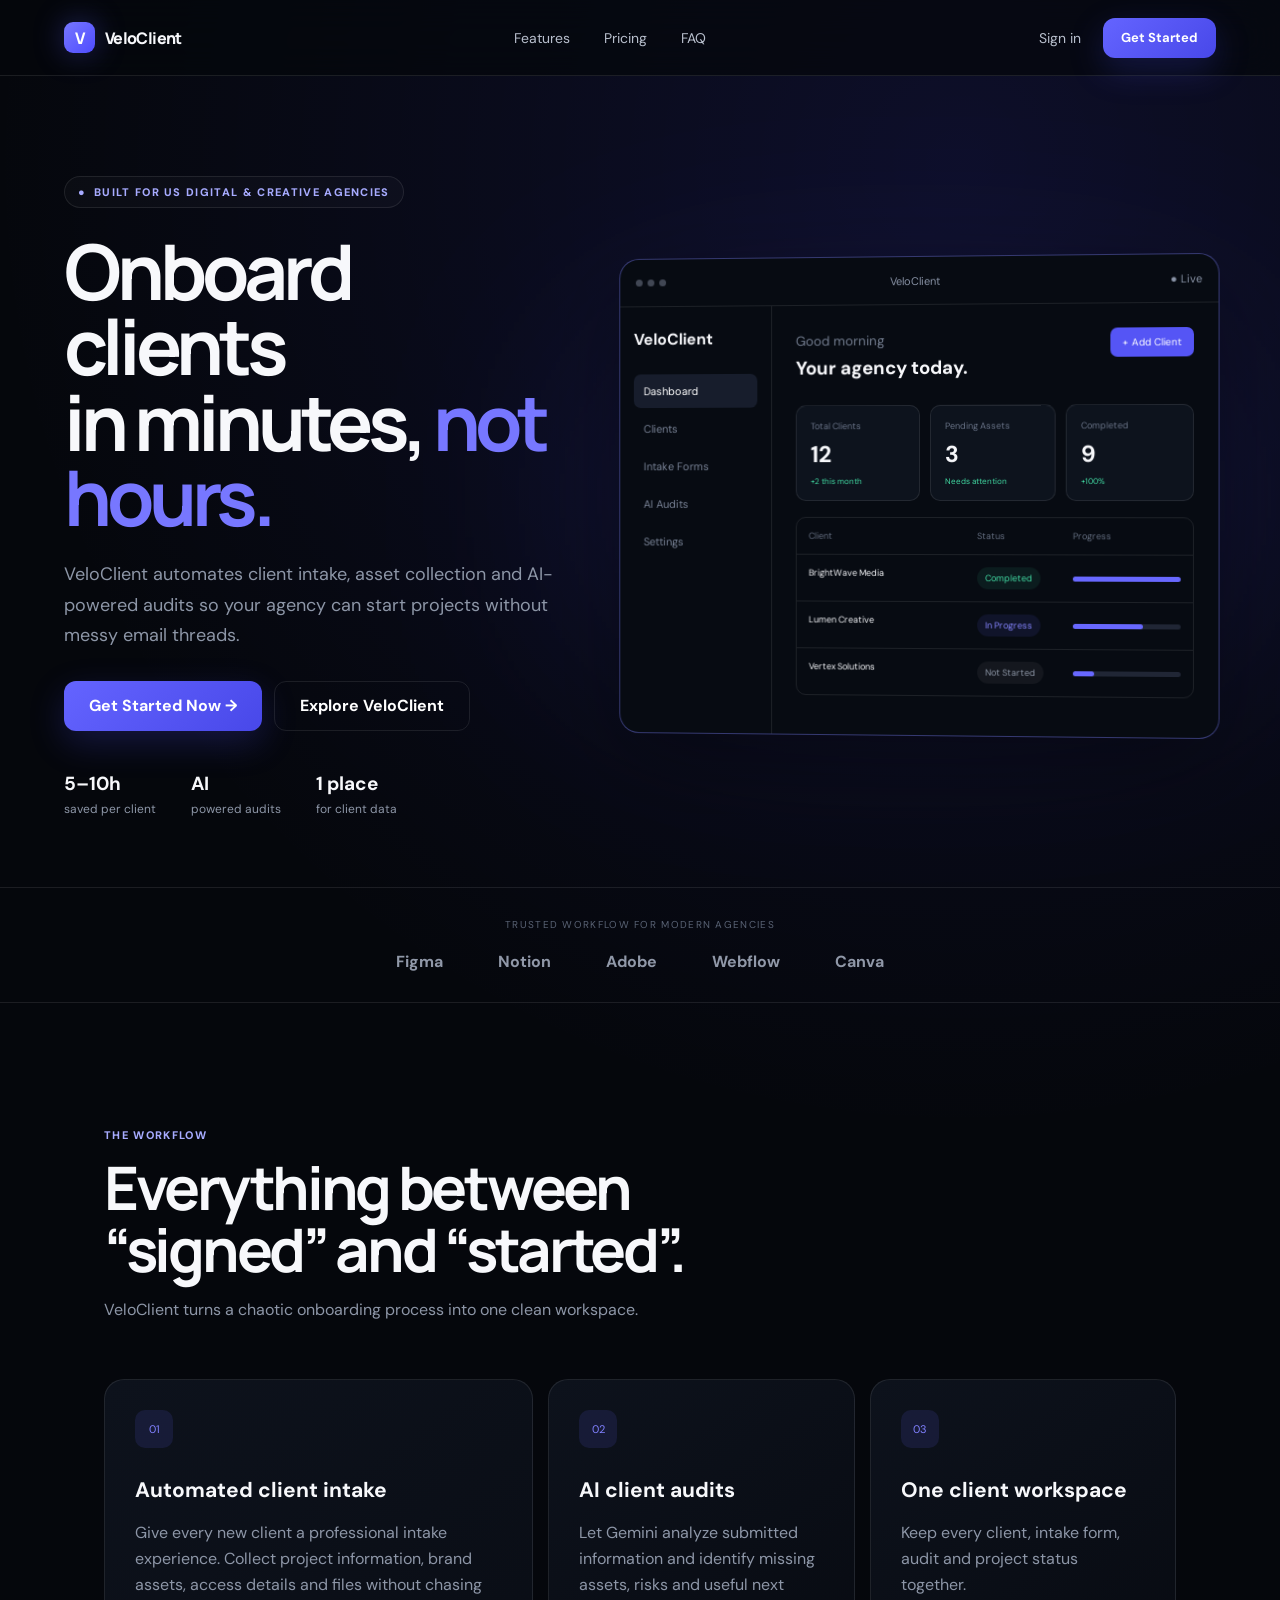
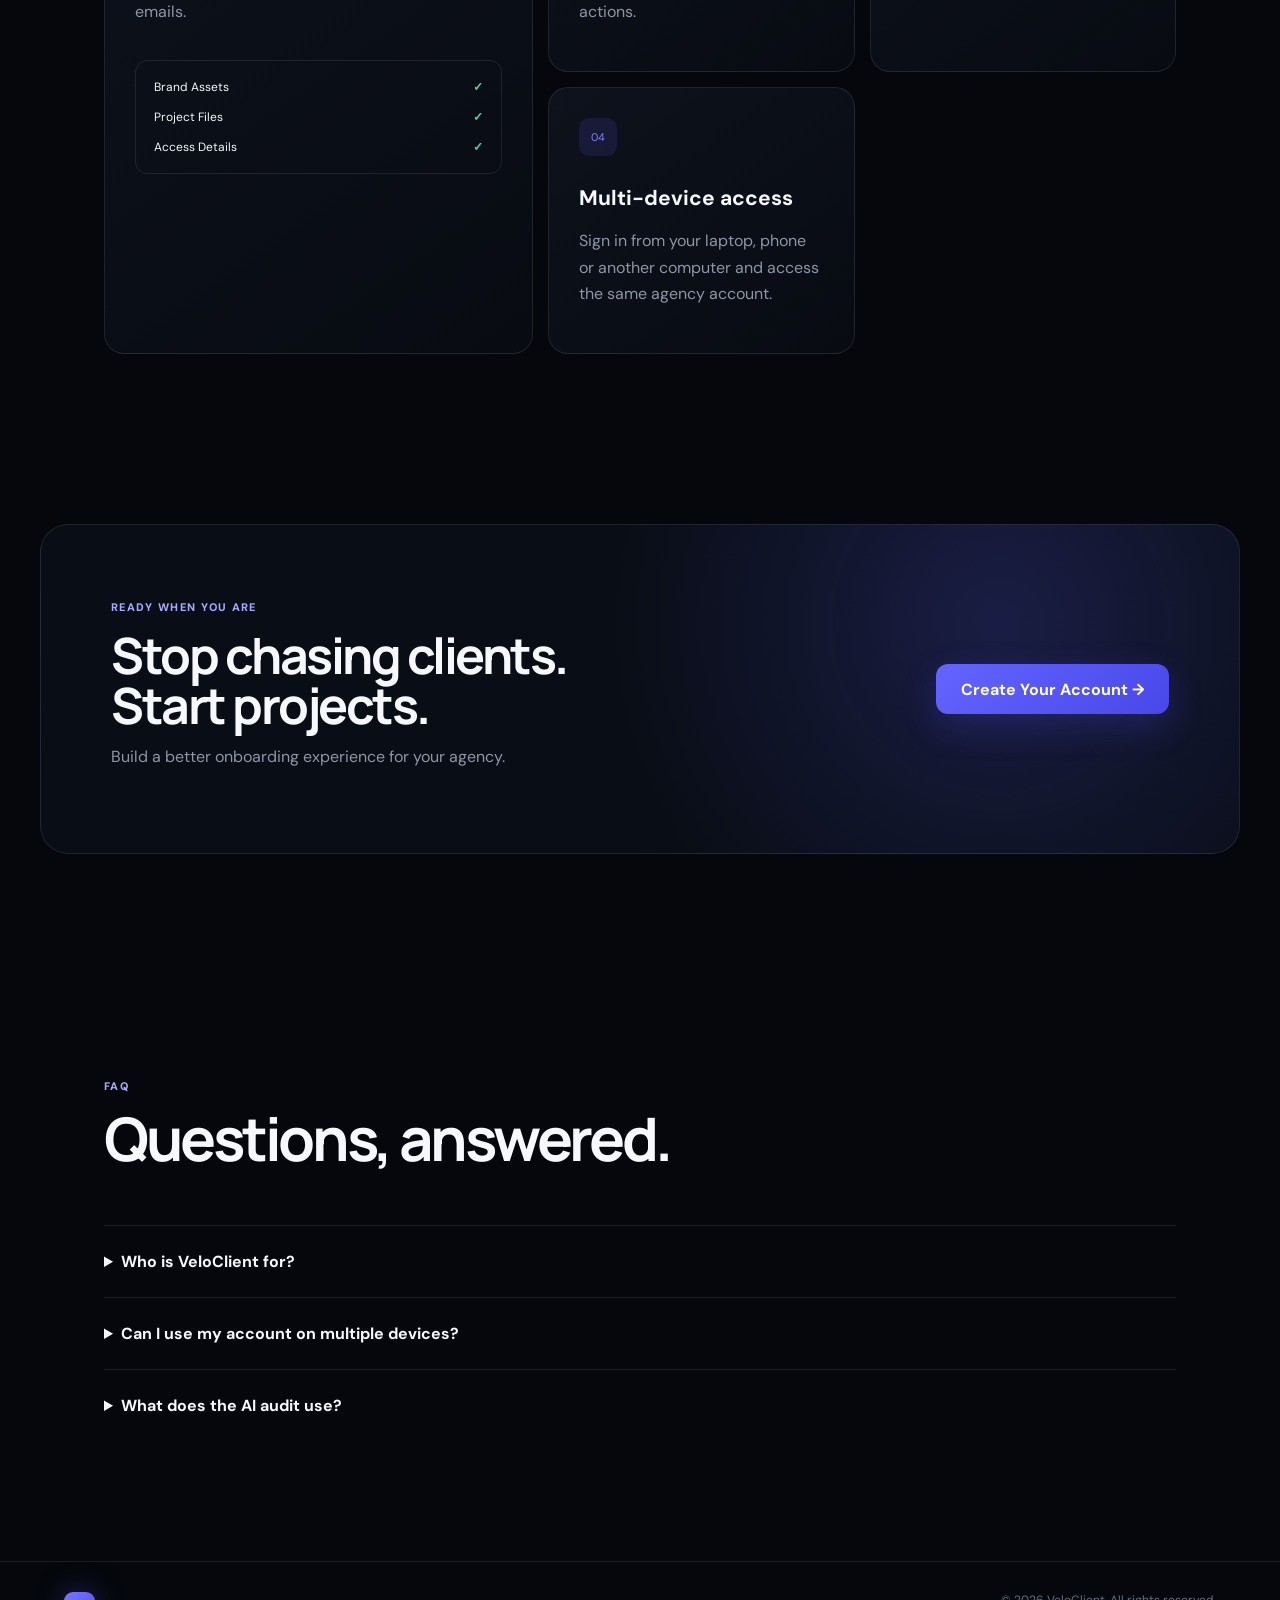
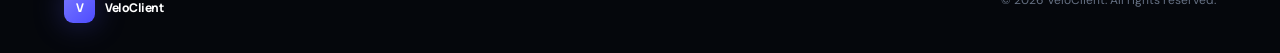
<file: index.html>
<!DOCTYPE html>
<html lang="en">
<head>
  <meta charset="UTF-8">
  <meta name="viewport" content="width=device-width, initial-scale=1.0">
  <title>VeloClient | Client onboarding for modern agencies</title>
  <link rel="stylesheet" href="css/style.css">
</head>

<body class="marketing">

<header class="nav">
  <a href="index.html" class="brand">
    <span class="brand-mark">V</span>
    VeloClient
  </a>

  <nav>
    <a href="#features">Features</a>
    <a href="pricing.html">Pricing</a>
    <a href="#faq">FAQ</a>
  </nav>

  <div class="nav-actions">
    <a href="login.html" class="nav-login">Sign in</a>
    <a href="signup.html" class="btn btn-small">Get Started</a>
  </div>
</header>

<main>

<section class="hero">
  <div class="hero-content">

    <div class="eyebrow">
      <span>●</span>
      Built for US digital & creative agencies
    </div>

    <h1>
      Onboard clients<br>
      in minutes,
      <span>not hours.</span>
    </h1>

    <p>
      VeloClient automates client intake, asset collection and AI-powered
      audits so your agency can start projects without messy email threads.
    </p>

    <div class="hero-buttons">
      <a href="signup.html" class="btn">Get Started Now →</a>
      <a href="#features" class="btn btn-outline">Explore VeloClient</a>
    </div>

    <div class="hero-stats">
      <div>
        <strong>5–10h</strong>
        <span>saved per client</span>
      </div>
      <div>
        <strong>AI</strong>
        <span>powered audits</span>
      </div>
      <div>
        <strong>1 place</strong>
        <span>for client data</span>
      </div>
    </div>

  </div>

  <div class="hero-product">
    <div class="window">
      <div class="window-top">
        <div class="window-dots">
          <i></i><i></i><i></i>
        </div>
        <span>VeloClient</span>
        <span>● Live</span>
      </div>

      <div class="mini-dashboard">
        <aside>
          <strong>VeloClient</strong>
          <a class="active">Dashboard</a>
          <a>Clients</a>
          <a>Intake Forms</a>
          <a>AI Audits</a>
          <a>Settings</a>
        </aside>

        <div class="mini-main">
          <div class="mini-title">
            <div>
              <small>Good morning</small>
              <h3>Your agency today.</h3>
            </div>
            <button>+ Add Client</button>
          </div>

          <div class="mini-cards">
            <div>
              <small>Total Clients</small>
              <b>12</b>
              <em>+2 this month</em>
            </div>

            <div>
              <small>Pending Assets</small>
              <b>3</b>
              <em>Needs attention</em>
            </div>

            <div>
              <small>Completed</small>
              <b>9</b>
              <em>+100%</em>
            </div>
          </div>

          <div class="mini-table">
            <div class="table-head">
              <span>Client</span>
              <span>Status</span>
              <span>Progress</span>
            </div>

            <div class="table-row">
              <span>BrightWave Media</span>
              <span class="pill green">Completed</span>
              <span class="progress"><i style="width:100%"></i></span>
            </div>

            <div class="table-row">
              <span>Lumen Creative</span>
              <span class="pill blue">In Progress</span>
              <span class="progress"><i style="width:65%"></i></span>
            </div>

            <div class="table-row">
              <span>Vertex Solutions</span>
              <span class="pill gray">Not Started</span>
              <span class="progress"><i style="width:20%"></i></span>
            </div>
          </div>
        </div>
      </div>
    </div>
  </div>
</section>

<section class="logo-strip">
  <span>TRUSTED WORKFLOW FOR MODERN AGENCIES</span>
  <div>
    <b>Figma</b>
    <b>Notion</b>
    <b>Adobe</b>
    <b>Webflow</b>
    <b>Canva</b>
  </div>
</section>

<section id="features" class="section">
  <div class="section-heading">
    <span class="eyebrow">THE WORKFLOW</span>
    <h2>Everything between<br>“signed” and “started”.</h2>
    <p>VeloClient turns a chaotic onboarding process into one clean workspace.</p>
  </div>

  <div class="feature-grid">

    <article class="feature-card large">
      <div class="feature-icon">01</div>
      <h3>Automated client intake</h3>
      <p>
        Give every new client a professional intake experience.
        Collect project information, brand assets, access details and files
        without chasing emails.
      </p>
      <div class="feature-demo">
        <span>Brand Assets</span>
        <strong>✓</strong>
        <span>Project Files</span>
        <strong>✓</strong>
        <span>Access Details</span>
        <strong>✓</strong>
      </div>
    </article>

    <article class="feature-card">
      <div class="feature-icon">02</div>
      <h3>AI client audits</h3>
      <p>
        Let Gemini analyze submitted information and identify missing
        assets, risks and useful next actions.
      </p>
    </article>

    <article class="feature-card">
      <div class="feature-icon">03</div>
      <h3>One client workspace</h3>
      <p>
        Keep every client, intake form, audit and project status together.
      </p>
    </article>

    <article class="feature-card">
      <div class="feature-icon">04</div>
      <h3>Multi-device access</h3>
      <p>
        Sign in from your laptop, phone or another computer and access
        the same agency account.
      </p>
    </article>

  </div>
</section>

<section class="cta-section">
  <div>
    <span class="eyebrow">READY WHEN YOU ARE</span>
    <h2>Stop chasing clients.<br>Start projects.</h2>
    <p>Build a better onboarding experience for your agency.</p>
  </div>
  <a href="signup.html" class="btn">Create Your Account →</a>
</section>

<section id="faq" class="section faq">
  <div class="section-heading">
    <span class="eyebrow">FAQ</span>
    <h2>Questions, answered.</h2>
  </div>

  <details>
    <summary>Who is VeloClient for?</summary>
    <p>VeloClient is designed for digital, web, marketing and creative agencies.</p>
  </details>

  <details>
    <summary>Can I use my account on multiple devices?</summary>
    <p>Yes. Your account data is stored in Supabase rather than only inside one browser.</p>
  </details>

  <details>
    <summary>What does the AI audit use?</summary>
    <p>The audit endpoint sends the submitted client information to Gemini and returns an agency-focused analysis.</p>
  </details>
</section>

</main>

<footer>
  <div class="brand"><span class="brand-mark">V</span> VeloClient</div>
  <span>© 2026 VeloClient. All rights reserved.</span>
</footer>

</body>
            </html>
</file>
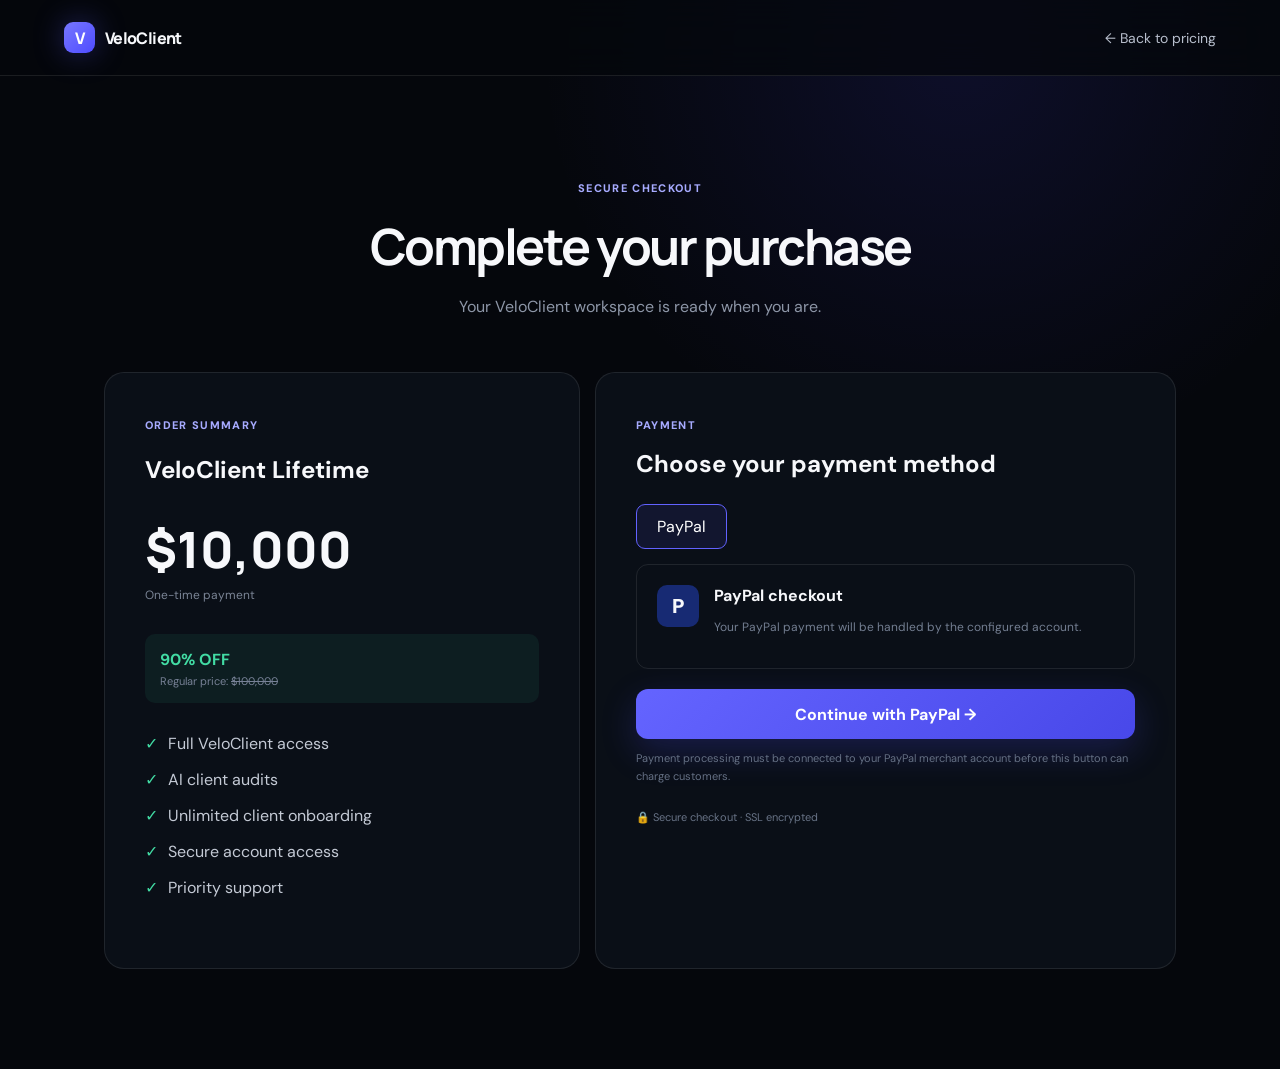
<file: checkout.html>
<!DOCTYPE html>
<html lang="en">
<head>
  <meta charset="UTF-8">
  <meta name="viewport" content="width=device-width,initial-scale=1">
  <title>Checkout | VeloClient</title>
  <link rel="stylesheet" href="css/style.css">
</head>

<body>

<header class="nav">
  <a href="index.html" class="brand">
    <span class="brand-mark">V</span>
    VeloClient
  </a>

  <a href="pricing.html" class="nav-login">← Back to pricing</a>
</header>

<main class="checkout-page">

  <div class="checkout-heading">
    <span class="eyebrow">SECURE CHECKOUT</span>
    <h1>Complete your purchase</h1>
    <p>Your VeloClient workspace is ready when you are.</p>
  </div>

  <section class="checkout-grid">

    <div class="order-card">

      <span class="eyebrow">ORDER SUMMARY</span>

      <h2 id="planTitle">VeloClient Lifetime</h2>

      <div class="order-price">
        <strong id="orderPrice">$10,000</strong>
        <span id="orderType">One-time payment</span>
      </div>

      <div class="discount-box">
        <strong>90% OFF</strong>
        <span>Regular price: <s>$100,000</s></span>
      </div>

      <ul class="check-list">
        <li>Full VeloClient access</li>
        <li>AI client audits</li>
        <li>Unlimited client onboarding</li>
        <li>Secure account access</li>
        <li>Priority support</li>
      </ul>

    </div>

    <div class="payment-card">

      <span class="eyebrow">PAYMENT</span>

      <h2>Choose your payment method</h2>

      <div class="payment-methods">
        <button class="payment-method active">PayPal</button>
      </div>

      <div class="paypal-box">
        <div class="paypal-logo">P</div>
        <div>
          <strong>PayPal checkout</strong>
          <p id="paypalText">
            Your PayPal payment will be handled by the configured account.
          </p>
        </div>
      </div>

      <a id="paypalButton" href="#" class="btn full">
        Continue with PayPal →
      </a>

      <p class="checkout-note">
        Payment processing must be connected to your PayPal merchant
        account before this button can charge customers.
      </p>

      <div class="secure-note">
        🔒 Secure checkout · SSL encrypted
      </div>

    </div>

  </section>

</main>

<script src="js/config.js"></script>
<script src="js/app.js"></script>

</body>
</html>
</file>
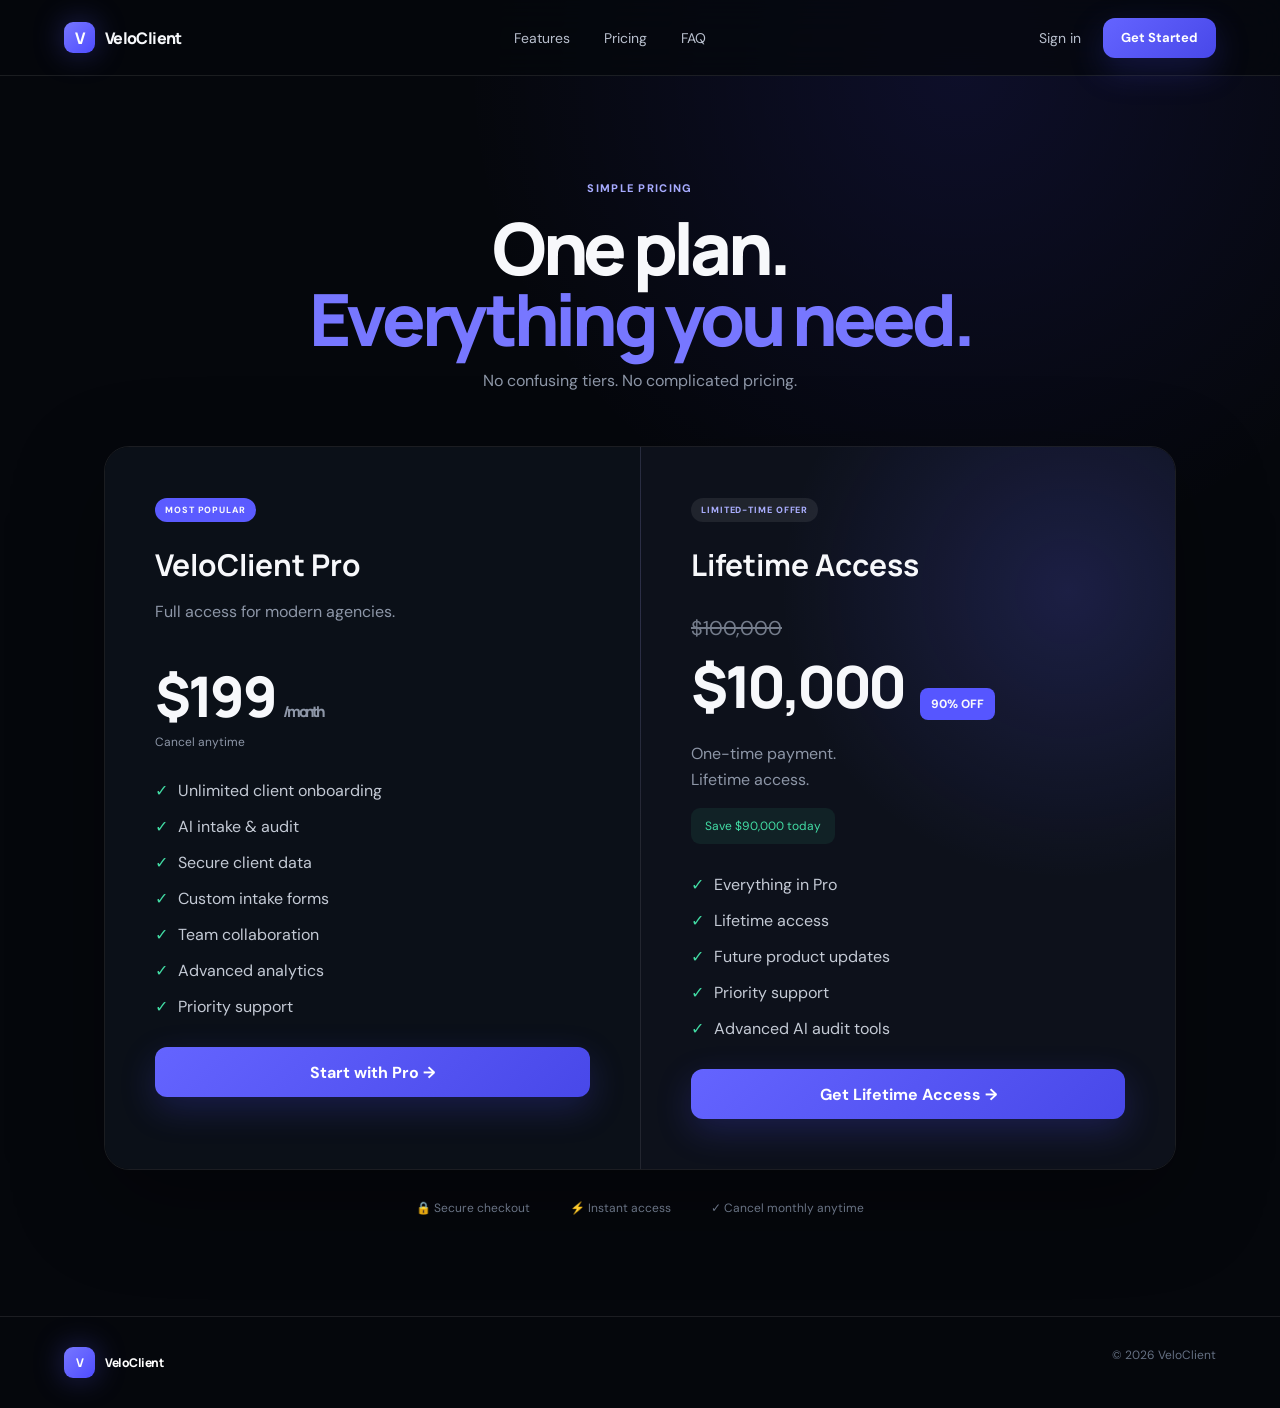
<file: pricing.html>
<!DOCTYPE html>
<html lang="en">
<head>
  <meta charset="UTF-8">
  <meta name="viewport" content="width=device-width,initial-scale=1">
  <title>Pricing | VeloClient</title>
  <link rel="stylesheet" href="css/style.css">
</head>

<body>

<header class="nav">
  <a href="index.html" class="brand">
    <span class="brand-mark">V</span>
    VeloClient
  </a>

  <nav>
    <a href="index.html#features">Features</a>
    <a href="pricing.html">Pricing</a>
    <a href="index.html#faq">FAQ</a>
  </nav>

  <div class="nav-actions">
    <a href="login.html" class="nav-login">Sign in</a>
    <a href="signup.html" class="btn btn-small">Get Started</a>
  </div>
</header>

<main class="pricing-page">

  <div class="pricing-heading">
    <span class="eyebrow">SIMPLE PRICING</span>
    <h1>One plan.<br><span>Everything you need.</span></h1>
    <p>No confusing tiers. No complicated pricing.</p>
  </div>

  <section class="pricing-card">

    <div class="monthly-plan">

      <div class="popular">MOST POPULAR</div>

      <h2>VeloClient Pro</h2>
      <p class="muted">
        Full access for modern agencies.
      </p>

      <div class="price">
        $199 <small>/ month</small>
      </div>

      <div class="price-note">
        Cancel anytime
      </div>

      <ul class="check-list">
        <li>Unlimited client onboarding</li>
        <li>AI intake & audit</li>
        <li>Secure client data</li>
        <li>Custom intake forms</li>
        <li>Team collaboration</li>
        <li>Advanced analytics</li>
        <li>Priority support</li>
      </ul>

      <a href="checkout.html?plan=monthly" class="btn full">
        Start with Pro →
      </a>

    </div>

    <div class="lifetime-plan">

      <div class="limited">LIMITED-TIME OFFER</div>

      <h3>Lifetime Access</h3>

      <div class="old-price">$100,000</div>

      <div class="lifetime-price">
        $10,000
      </div>

      <div class="discount">90% OFF</div>

      <p>
        One-time payment.<br>
        Lifetime access.
      </p>

      <div class="save">
        Save $90,000 today
      </div>

      <ul class="check-list">
        <li>Everything in Pro</li>
        <li>Lifetime access</li>
        <li>Future product updates</li>
        <li>Priority support</li>
        <li>Advanced AI audit tools</li>
      </ul>

      <a href="checkout.html?plan=lifetime" class="btn full">
        Get Lifetime Access →
      </a>

    </div>

  </section>

  <div class="pricing-trust">
    <span>🔒 Secure checkout</span>
    <span>⚡ Instant access</span>
    <span>✓ Cancel monthly anytime</span>
  </div>

</main>

<footer>
  <div class="brand"><span class="brand-mark">V</span> VeloClient</div>
  <span>© 2026 VeloClient</span>
</footer>

</body>
</html>
</file>
<file: css/style.css>
@import url('https://fonts.googleapis.com/css2?family=DM+Sans:wght@400;500;600;700&family=Manrope:wght@500;600;700;800&display=swap');

:root {
  --bg: #05070c;
  --bg2: #080b12;
  --card: #0b1019;
  --card2: #0f1520;
  --border: rgba(255,255,255,.09);
  --text: #f7f8fb;
  --muted: #8d96a7;
  --blue: #5c5cff;
  --blue2: #7777ff;
  --cyan: #5ee7ff;
  --green: #42dca4;
  --danger: #ff7272;
  --shadow: 0 30px 90px rgba(0,0,0,.35);
}

* {
  box-sizing: border-box;
}

html {
  scroll-behavior: smooth;
}

body {
  margin: 0;
  background:
    radial-gradient(circle at 75% 5%, rgba(75,70,255,.12), transparent 30%),
    var(--bg);
  color: var(--text);
  font-family: "DM Sans", sans-serif;
}

a {
  color: inherit;
  text-decoration: none;
}

button,
input,
textarea,
select {
  font: inherit;
}

button {
  cursor: pointer;
}

.brand {
  display: flex;
  align-items: center;
  gap: 10px;
  font-weight: 800;
  font-family: Manrope, sans-serif;
  letter-spacing: -.04em;
}

.brand-mark {
  width: 31px;
  height: 31px;
  display: grid;
  place-items: center;
  border-radius: 9px;
  color: white;
  font-weight: 800;
  background: linear-gradient(135deg,#7777ff,#4e4cff);
  box-shadow: 0 0 30px rgba(92,92,255,.35);
}

.nav {
  height: 76px;
  padding: 0 5%;
  display: flex;
  align-items: center;
  justify-content: space-between;
  border-bottom: 1px solid var(--border);
  background: rgba(5,7,12,.72);
  backdrop-filter: blur(18px);
  position: sticky;
  top: 0;
  z-index: 20;
}

.nav nav {
  display: flex;
  gap: 34px;
}

.nav nav a,
.nav-login {
  color: #b8bfcd;
  font-size: 14px;
}

.nav nav a:hover,
.nav-login:hover {
  color: white;
}

.nav-actions {
  display: flex;
  gap: 22px;
  align-items: center;
}

.btn {
  border: 0;
  display: inline-flex;
  justify-content: center;
  align-items: center;
  min-height: 50px;
  padding: 0 25px;
  border-radius: 12px;
  color: white;
  font-weight: 700;
  background: linear-gradient(135deg,#6464ff,#4848e9);
  box-shadow: 0 12px 35px rgba(76,76,255,.22);
  transition: .2s ease;
}

.btn:hover {
  transform: translateY(-2px);
  box-shadow: 0 18px 45px rgba(76,76,255,.34);
}

.btn-small {
  min-height: 40px;
  padding: 0 18px;
  font-size: 13px;
}

.btn-outline {
  background: transparent;
  border: 1px solid var(--border);
  box-shadow: none;
}

.btn.full {
  width: 100%;
}

.hero {
  max-width: 1440px;
  min-height: 650px;
  margin: auto;
  padding: 100px 5% 70px;
  display: grid;
  grid-template-columns: .9fr 1.1fr;
  gap: 60px;
  align-items: center;
  overflow: hidden;
}

.hero-content {
  position: relative;
  z-index: 2;
}

.eyebrow {
  color: #a7abff;
  font-size: 11px;
  font-weight: 800;
  letter-spacing: .12em;
  text-transform: uppercase;
}

.hero .eyebrow {
  display: inline-flex;
  gap: 8px;
  padding: 8px 13px;
  border: 1px solid var(--border);
  border-radius: 100px;
  background: rgba(255,255,255,.025);
}

.hero h1 {
  font-family: Manrope, sans-serif;
  font-size: clamp(48px,6vw,78px);
  line-height: .98;
  letter-spacing: -.065em;
  margin: 25px 0;
}

.hero h1 span,
.pricing-heading h1 span {
  color: #7777ff;
}

.hero p {
  color: var(--muted);
  max-width: 570px;
  font-size: 18px;
  line-height: 1.7;
}

.hero-buttons {
  display: flex;
  gap: 12px;
  margin: 30px 0;
}

.hero-stats {
  display: flex;
  gap: 35px;
  margin-top: 40px;
}

.hero-stats div {
  display: grid;
  gap: 5px;
}

.hero-stats strong {
  font-size: 19px;
}

.hero-stats span {
  color: var(--muted);
  font-size: 12px;
}

.hero-product {
  position: relative;
}

.hero-product:before {
  content: "";
  position: absolute;
  inset: 20% 0;
  background: #4949ff;
  filter: blur(130px);
  opacity: .18;
}

.window {
  position: relative;
  overflow: hidden;
  border: 1px solid rgba(124,125,255,.4);
  border-radius: 20px;
  background: #070b12;
  box-shadow: var(--shadow);
  transform: perspective(1200px) rotateY(-3deg);
}

.window-top {
  height: 48px;
  padding: 0 16px;
  display: flex;
  align-items: center;
  justify-content: space-between;
  border-bottom: 1px solid var(--border);
  color: #8993a6;
  font-size: 11px;
}

.window-dots {
  display: flex;
  gap: 5px;
}

.window-dots i {
  width: 7px;
  height: 7px;
  border-radius: 50%;
  background: #414754;
}

.mini-dashboard {
  display: grid;
  grid-template-columns: 155px 1fr;
  min-height: 430px;
}

.mini-dashboard aside {
  border-right: 1px solid var(--border);
  padding: 22px 14px;
}

.mini-dashboard aside strong {
  display: block;
  margin-bottom: 25px;
}

.mini-dashboard aside a {
  display: block;
  padding: 10px;
  margin: 4px 0;
  border-radius: 7px;
  color: #788295;
  font-size: 11px;
}

.mini-dashboard aside .active {
  background: #171d2c;
  color: white;
}

.mini-main {
  padding: 24px;
}

.mini-title {
  display: flex;
  justify-content: space-between;
}

.mini-title small {
  color: #717b8d;
}

.mini-title h3 {
  margin: 5px 0 25px;
}

.mini-title button {
  align-self: start;
  border: 0;
  border-radius: 7px;
  padding: 8px 12px;
  background: #5555f5;
  color: white;
  font-size: 10px;
}

.mini-cards {
  display: grid;
  grid-template-columns: repeat(3,1fr);
  gap: 10px;
}

.mini-cards div {
  padding: 14px;
  border: 1px solid var(--border);
  border-radius: 10px;
  background: #0d131d;
}

.mini-cards small,
.mini-cards b,
.mini-cards em {
  display: block;
}

.mini-cards small {
  color: #687286;
  font-size: 9px;
}

.mini-cards b {
  margin: 7px 0;
  font-size: 23px;
}

.mini-cards em {
  color: #42dca4;
  font-size: 8px;
  font-style: normal;
}

.mini-table {
  margin-top: 16px;
  border: 1px solid var(--border);
  border-radius: 10px;
  overflow: hidden;
}

.table-head,
.table-row {
  display: grid;
  grid-template-columns: 1.5fr .8fr 1fr;
  gap: 10px;
  padding: 12px;
  font-size: 9px;
  border-bottom: 1px solid var(--border);
}

.table-head {
  color: #626c7e;
}

.table-row:last-child {
  border-bottom: 0;
}

.progress {
  height: 5px;
  display: block;
  align-self: center;
  background: #202635;
  border-radius: 100px;
}

.progress i {
  display: block;
  height: 100%;
  background: #6868ff;
  border-radius: inherit;
}

.logo-strip {
  padding: 30px 5%;
  border-top: 1px solid var(--border);
  border-bottom: 1px solid var(--border);
  text-align: center;
  color: #596274;
}

.logo-strip > span {
  display: block;
  font-size: 10px;
  letter-spacing: .13em;
}

.logo-strip div {
  display: flex;
  justify-content: center;
  gap: 55px;
  margin-top: 20px;
  color: #9098a8;
}

.section {
  max-width: 1200px;
  margin: auto;
  padding: 120px 5%;
}

.section-heading {
  max-width: 680px;
  margin-bottom: 55px;
}

.section-heading h2 {
  margin: 13px 0;
  font: 700 clamp(38px,5vw,60px)/1.03 Manrope,sans-serif;
  letter-spacing: -.055em;
}

.section-heading p {
  color: var(--muted);
  line-height: 1.7;
}

.feature-grid {
  display: grid;
  grid-template-columns: 1.4fr 1fr 1fr;
  gap: 15px;
}

.feature-card {
  min-height: 250px;
  padding: 30px;
  border: 1px solid var(--border);
  border-radius: 20px;
  background: linear-gradient(145deg,#0d121c,#080b12);
}

.feature-card.large {
  grid-row: span 2;
}

.feature-icon {
  width: 38px;
  height: 38px;
  display: grid;
  place-items: center;
  border-radius: 10px;
  background: rgba(96,96,255,.12);
  color: #8181ff;
  font-size: 11px;
}

.feature-card h3 {
  font-size: 21px;
  margin: 28px 0 10px;
}

.feature-card p {
  color: var(--muted);
  line-height: 1.65;
}

.feature-demo {
  margin-top: 35px;
  padding: 18px;
  border: 1px solid var(--border);
  border-radius: 12px;
  display: grid;
  grid-template-columns: 1fr auto;
  gap: 14px;
  font-size: 12px;
}

.feature-demo strong {
  color: var(--green);
}

.cta-section {
  max-width: 1200px;
  margin: 50px auto 100px;
  padding: 70px;
  border: 1px solid var(--border);
  border-radius: 28px;
  background:
    radial-gradient(circle at 80% 30%,rgba(93,93,255,.2),transparent 40%),
    #090d15;
  display: flex;
  justify-content: space-between;
  align-items: center;
}

.cta-section h2 {
  margin: 14px 0;
  font: 700 50px/1 Manrope,sans-serif;
  letter-spacing: -.05em;
}

.cta-section p {
  color: var(--muted);
}

.faq details {
  border-top: 1px solid var(--border);
  padding: 25px 0;
}

.faq summary {
  cursor: pointer;
  font-weight: 700;
}

.faq details p {
  color: var(--muted);
  line-height: 1.7;
  max-width: 700px;
}

footer {
  padding: 30px 5%;
  border-top: 1px solid var(--border);
  display: flex;
  justify-content: space-between;
  color: #657083;
  font-size: 12px;
}

footer .brand {
  color: white;
}

/* pricing */

.pricing-page,
.checkout-page {
  max-width: 1200px;
  margin: auto;
  padding: 100px 5%;
}

.pricing-heading {
  text-align: center;
  margin-bottom: 55px;
}

.pricing-heading h1 {
  font: 800 clamp(48px,6vw,72px)/.98 Manrope,sans-serif;
  letter-spacing: -.06em;
  margin: 16px 0;
}

.pricing-heading p {
  color: var(--muted);
}

.pricing-card {
  display: grid;
  grid-template-columns: 1fr 1fr;
  border: 1px solid var(--border);
  border-radius: 25px;
  overflow: hidden;
  box-shadow: var(--shadow);
}

.monthly-plan,
.lifetime-plan {
  padding: 50px;
  background: #0b1018;
}

.lifetime-plan {
  background:
    radial-gradient(circle at 80% 20%,rgba(93,93,255,.18),transparent 40%),
    #0d111b;
  border-left: 1px solid var(--border);
}

.popular,
.limited {
  display: inline-block;
  padding: 6px 10px;
  border-radius: 100px;
  font-size: 9px;
  font-weight: 800;
  letter-spacing: .1em;
  background: #5b5bff;
}

.limited {
  background: rgba(255,255,255,.08);
  color: #aaaefe;
}

.pricing-card h2,
.pricing-card h3 {
  font: 700 30px Manrope,sans-serif;
  margin: 22px 0 8px;
}

.muted {
  color: var(--muted);
}

.price {
  margin-top: 35px;
  font: 800 56px Manrope,sans-serif;
  letter-spacing: -.05em;
}

.price small {
  font-size: 15px;
  color: var(--muted);
}

.price-note {
  color: var(--muted);
  font-size: 12px;
}

.check-list {
  list-style: none;
  padding: 0;
  margin: 30px 0;
}

.check-list li {
  margin: 15px 0;
  color: #c4cad5;
}

.check-list li:before {
  content: "✓";
  color: var(--green);
  margin-right: 10px;
}

.old-price {
  margin-top: 30px;
  color: #747c8b;
  text-decoration: line-through;
  font-size: 20px;
}

.lifetime-price {
  display: inline-block;
  margin-top: 5px;
  font: 800 58px Manrope,sans-serif;
  letter-spacing: -.06em;
}

.discount {
  display: inline-block;
  margin-left: 12px;
  padding: 8px 11px;
  border-radius: 8px;
  background: #5656ff;
  font-weight: 800;
  font-size: 12px;
}

.lifetime-plan > p {
  color: var(--muted);
  line-height: 1.6;
}

.save {
  display: inline-block;
  padding: 10px 14px;
  border-radius: 9px;
  background: rgba(66,220,164,.08);
  color: var(--green);
  font-size: 12px;
}

.pricing-trust {
  display: flex;
  justify-content: center;
  gap: 40px;
  margin-top: 30px;
  color: #697384;
  font-size: 12px;
}

/* auth */

.auth-page {
  min-height: 100vh;
  display: grid;
  place-items: center;
  padding: 30px;
}

.auth-shell {
  width: min(460px,100%);
}

.auth-brand {
  justify-content: center;
  margin-bottom: 35px;
}

.auth-card {
  padding: 40px;
  border: 1px solid var(--border);
  border-radius: 22px;
  background: #0a0f17;
  box-shadow: var(--shadow);
}

.auth-heading {
  text-align: center;
  margin-bottom: 30px;
}

.auth-heading h1 {
  font: 700 32px Manrope,sans-serif;
  letter-spacing: -.04em;
}

.auth-heading p {
  color: var(--muted);
  line-height: 1.6;
}

label {
  display: block;
  margin: 18px 0 8px;
  color: #c8ced9;
  font-size: 13px;
  font-weight: 600;
}

input,
textarea,
select {
  width: 100%;
  padding: 14px 15px;
  border: 1px solid var(--border);
  border-radius: 10px;
  outline: none;
  background: #080c13;
  color: white;
}

input:focus,
textarea:focus,
select:focus {
  border-color: #6969ff;
  box-shadow: 0 0 0 3px rgba(105,105,255,.1);
}

textarea {
  resize: vertical;
}

.form-message {
  min-height: 20px;
  margin: 15px 0 0;
  color: #aab2c0;
  font-size: 13px;
}

.auth-bottom {
  text-align: center;
  margin-top: 25px;
  color: var(--muted);
  font-size: 13px;
}

.auth-bottom a {
  color: #8585ff;
}

/* app */

.app-page {
  background: #06090f;
}

.app-layout {
  display: grid;
  grid-template-columns: 240px 1fr;
  min-height: 100vh;
}

.sidebar {
  padding: 25px 15px;
  border-right: 1px solid var(--border);
  background: #080b12;
  display: flex;
  flex-direction: column;
}

.sidebar .brand {
  padding: 0 10px;
  margin-bottom: 35px;
}

.side-nav {
  display: grid;
  gap: 5px;
}

.side-nav a {
  padding: 13px 12px;
  border-radius: 9px;
  color: #747e90;
  font-size: 13px;
}

.side-nav a:hover,
.side-nav .active {
  color: white;
  background: #131a27;
}

.side-bottom {
  margin-top: auto;
}

.account-mini {
  display: flex;
  align-items: center;
  gap: 10px;
  padding: 14px;
  border: 1px solid var(--border);
  border-radius: 12px;
}

.avatar {
  width: 34px;
  height: 34px;
  display: grid;
  place-items: center;
  border-radius: 50%;
  background: #5d5dff;
  font-weight: 800;
}

.account-mini strong,
.account-mini small {
  display: block;
}

.account-mini strong {
  font-size: 12px;
}

.account-mini small {
  color: #687386;
  font-size: 10px;
  margin-top: 3px;
}

.logout {
  width: 100%;
  margin-top: 10px;
  padding: 10px;
  border: 0;
  background: transparent;
  color: #747e90;
  text-align: left;
  cursor: pointer;
}

.app-main {
  padding: 40px;
  max-width: 1500px;
  width: 100%;
}

.app-header {
  display: flex;
  justify-content: space-between;
  align-items: center;
  margin-bottom: 35px;
}

.app-header small {
  color: #687386;
  text-transform: uppercase;
  letter-spacing: .1em;
  font-size: 10px;
}

.app-header h1 {
  margin: 7px 0 0;
  font: 700 32px Manrope,sans-serif;
  letter-spacing: -.04em;
}

.stats-grid {
  display: grid;
  grid-template-columns: repeat(4,1fr);
  gap: 15px;
}

.stat-card,
.panel,
.settings-card {
  border: 1px solid var(--border);
  border-radius: 16px;
  background: #0a0f17;
}

.stat-card {
  padding: 22px;
}

.stat-card span,
.stat-card small {
  display: block;
  color: #717b8e;
  font-size: 11px;
}

.stat-card strong {
  display: block;
  margin: 12px 0 4px;
  font: 700 32px Manrope,sans-serif;
}

.dashboard-grid {
  display: grid;
  grid-template-columns: 1.5fr 1fr;
  gap: 15px;
  margin-top: 15px;
}

.panel {
  padding: 24px;
}

.panel-heading {
  display: flex;
  justify-content: space-between;
  align-items: center;
  margin-bottom: 20px;
}

.panel-heading small {
  color: #657084;
  font-size: 9px;
  letter-spacing: .1em;
}

.panel-heading h2 {
  margin: 6px 0 0;
  font: 700 20px Manrope,sans-serif;
}

.panel-heading a {
  color: #7777ff;
  font-size: 12px;
}

.client-list {
  display: grid;
  gap: 9px;
}

.client-row {
  display: grid;
  grid-template-columns: 1.5fr .8fr 1fr;
  gap: 10px;
  align-items: center;
  padding: 14px;
  border: 1px solid var(--border);
  border-radius: 10px;
}

.client-row strong {
  font-size: 13px;
}

.client-row small {
  display: block;
  color: #697487;
  margin-top: 3px;
  font-size: 10px;
}

.pill {
  width: max-content;
  padding: 5px 8px;
  border-radius: 100px;
  font-size: 9px;
}

.green {
  color: var(--green);
  background: rgba(66,220,164,.08);
}

.blue {
  color: #8585ff;
  background: rgba(100,100,255,.1);
}

.gray {
  color: #8c95a5;
  background: rgba(255,255,255,.05);
}

.quick-actions {
  display: grid;
  gap: 8px;
}

.quick-actions a {
  padding: 13px;
  border: 1px solid var(--border);
  border-radius: 9px;
  color: #c4cad5;
  font-size: 12px;
}

.quick-actions a:hover {
  border-color: rgba(110,110,255,.5);
}

.ai-box {
  margin-top: 18px;
  padding: 16px;
  display: flex;
  gap: 13px;
  border-radius: 12px;
  background: linear-gradient(135deg,rgba(82,82,255,.12),rgba(82,82,255,.03));
  border: 1px solid rgba(96,96,255,.2);
}

.ai-orb,
.large-orb {
  width: 40px;
  height: 40px;
  flex: 0 0 auto;
  display: grid;
  place-items: center;
  border-radius: 50%;
  background: #5656ff;
  box-shadow: 0 0 30px rgba(86,86,255,.3);
}

.ai-box strong {
  font-size: 12px;
}

.ai-box p {
  margin: 5px 0 0;
  color: #778196;
  font-size: 11px;
  line-height: 1.5;
}

.clients-grid {
  display: grid;
  grid-template-columns: repeat(3,1fr);
  gap: 15px;
}

.client-card {
  padding: 25px;
  border: 1px solid var(--border);
  border-radius: 16px;
  background: #0a0f17;
}

.client-card h3 {
  margin: 0 0 5px;
}

.client-card p {
  color: #737d8f;
  font-size: 12px;
}

.client-card .pill {
  margin-top: 12px;
}

.empty-state {
  padding: 60px 20px;
  text-align: center;
  color: #778196;
}

.empty-state strong {
  color: white;
  display: block;
  margin-bottom: 7px;
}

.empty-state p {
  margin-bottom: 20px;
}

/* modal */

.modal {
  position: fixed;
  inset: 0;
  z-index: 100;
  display: grid;
  place-items: center;
  padding: 20px;
  background: rgba(0,0,0,.72);
  backdrop-filter: blur(8px);
}

.modal.hidden {
  display: none;
}

.modal-card {
  width: min(500px,100%);
  padding: 35px;
  border: 1px solid var(--border);
  border-radius: 20px;
  background: #0b1019;
  position: relative;
}

.modal-close {
  position: absolute;
  top: 15px;
  right: 15px;
  border: 0;
  background: transparent;
  color: #9aa3b2;
  font-size: 26px;
}

/* audit */

.audit-layout {
  display: grid;
  grid-template-columns: 1fr 1fr;
  gap: 15px;
}

.audit-placeholder {
  min-height: 500px;
  display: grid;
  place-items: center;
  align-content: center;
  text-align: center;
  color: #747e90;
}

.large-orb {
  width: 70px;
  height: 70px;
  margin-bottom: 20px;
  font-size: 28px;
}

.audit-placeholder h3 {
  color: white;
  margin: 0 0 8px;
}

.audit-placeholder p {
  max-width: 400px;
  line-height: 1.6;
}

/* checkout */

.checkout-heading {
  text-align: center;
  margin-bottom: 55px;
}

.checkout-heading h1 {
  font: 700 50px Manrope,sans-serif;
  letter-spacing: -.05em;
  margin: 15px 0;
}

.checkout-heading p {
  color: var(--muted);
}

.checkout-grid {
  display: grid;
  grid-template-columns: .9fr 1.1fr;
  gap: 15px;
}

.order-card,
.payment-card {
  padding: 40px;
  border: 1px solid var(--border);
  border-radius: 20px;
  background: #0a0f17;
}

.order-price {
  margin: 30px 0;
}

.order-price strong {
  display: block;
  font: 800 50px Manrope,sans-serif;
}

.order-price span {
  color: #7a8495;
  font-size: 12px;
}

.discount-box {
  padding: 15px;
  border-radius: 10px;
  background: rgba(66,220,164,.07);
}

.discount-box strong,
.discount-box span {
  display: block;
}

.discount-box strong {
  color: var(--green);
}

.discount-box span {
  color: #778196;
  font-size: 11px;
  margin-top: 4px;
}

.payment-card h2 {
  margin: 14px 0 25px;
}

.payment-methods {
  display: flex;
  margin-bottom: 15px;
}

.payment-method {
  padding: 11px 20px;
  border: 1px solid #6262ff;
  border-radius: 9px;
  background: rgba(90,90,255,.1);
  color: white;
}

.paypal-box {
  display: flex;
  gap: 15px;
  padding: 20px;
  border: 1px solid var(--border);
  border-radius: 12px;
  margin-bottom: 20px;
}

.paypal-logo {
  width: 42px;
  height: 42px;
  display: grid;
  place-items: center;
  border-radius: 10px;
  background: #172a73;
  font-weight: 900;
  font-size: 20px;
}

.paypal-box p {
  color: #737e91;
  font-size: 12px;
  line-height: 1.5;
}

.checkout-note {
  color: #657084;
  font-size: 11px;
  line-height: 1.6;
}

.secure-note {
  margin-top: 25px;
  color: #687386;
  font-size: 11px;
}

/* settings */

.settings-card {
  max-width: 900px;
  padding: 35px;
}

.settings-heading {
  padding-bottom: 25px;
  border-bottom: 1px solid var(--border);
}

.settings-heading h2 {
  font: 700 26px Manrope,sans-serif;
  margin: 10px 0;
}

.settings-heading p {
  color: var(--muted);
}

.setting-row {
  display: flex;
  justify-content: space-between;
  align-items: center;
  gap: 30px;
  padding: 25px 0;
  border-bottom: 1px solid var(--border);
}

.setting-row strong {
  display: block;
}

.setting-row p {
  color: #737e90;
  font-size: 12px;
  max-
</file>
